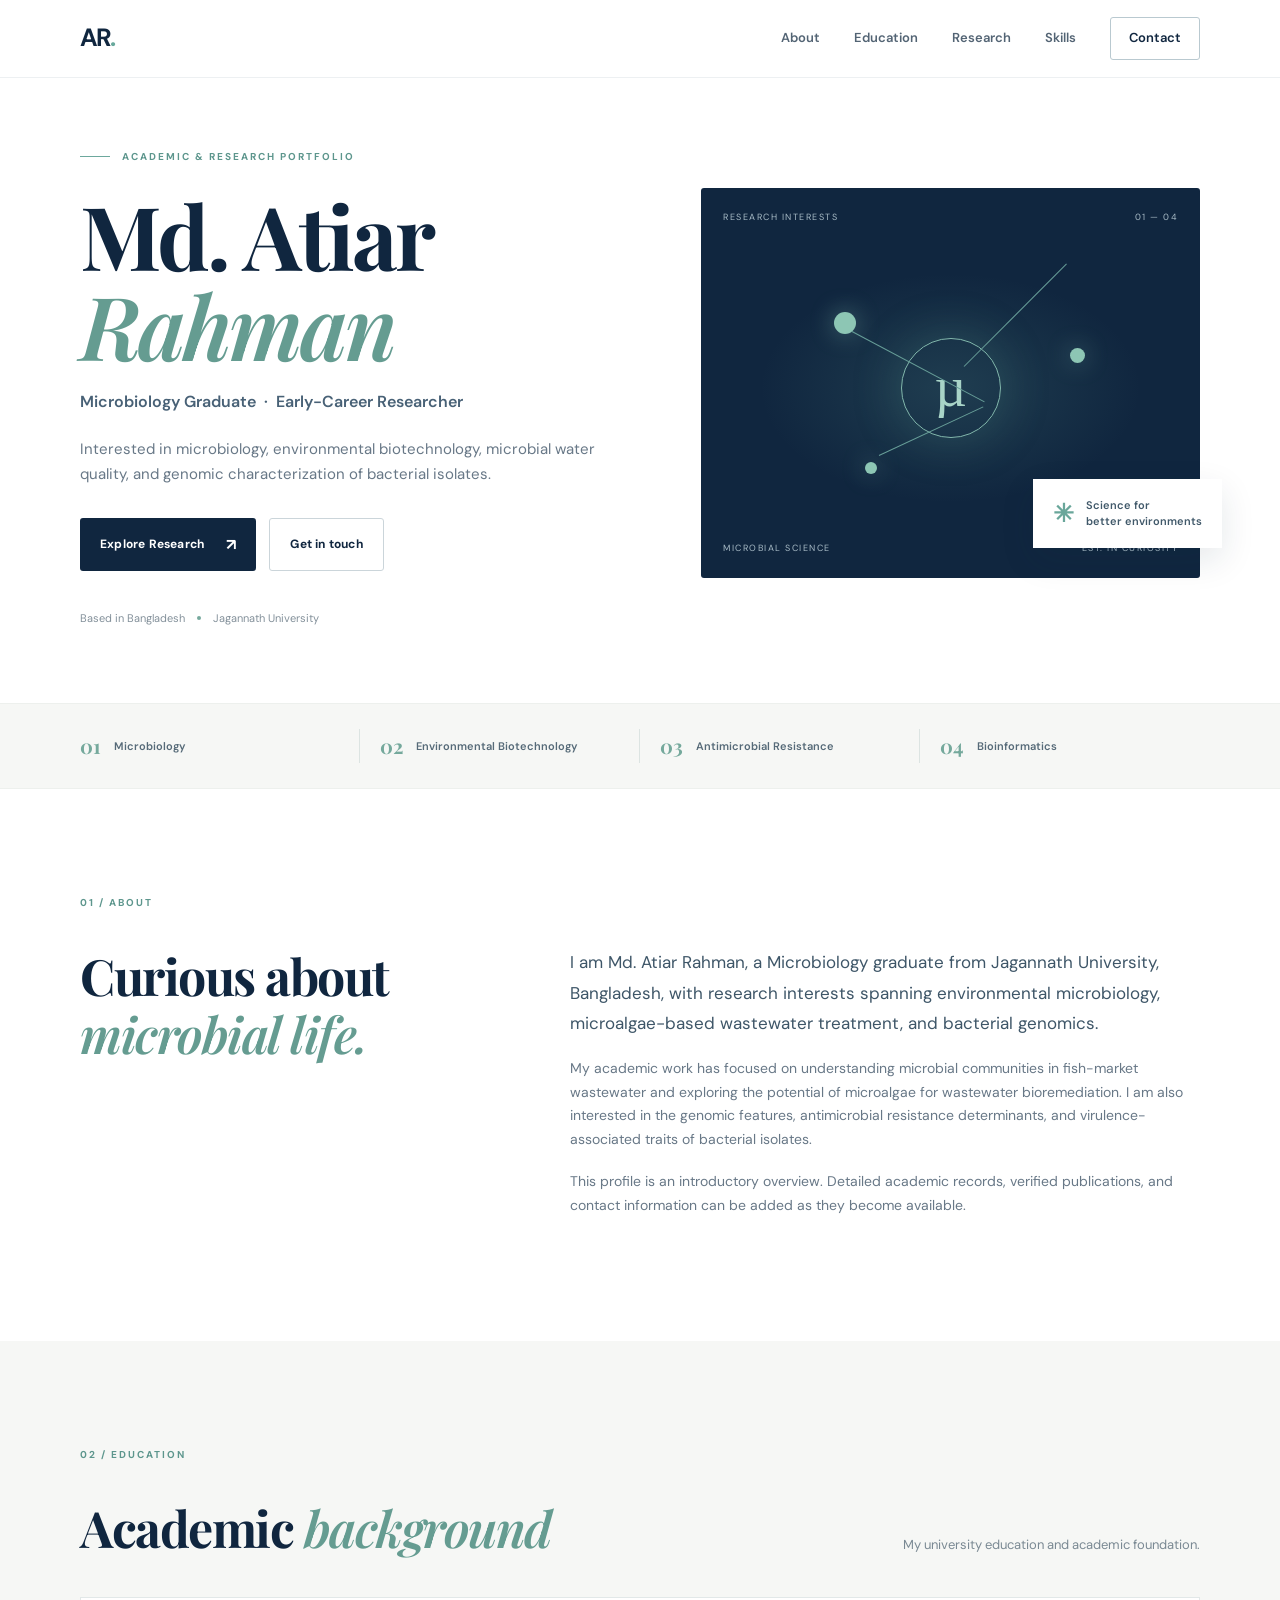
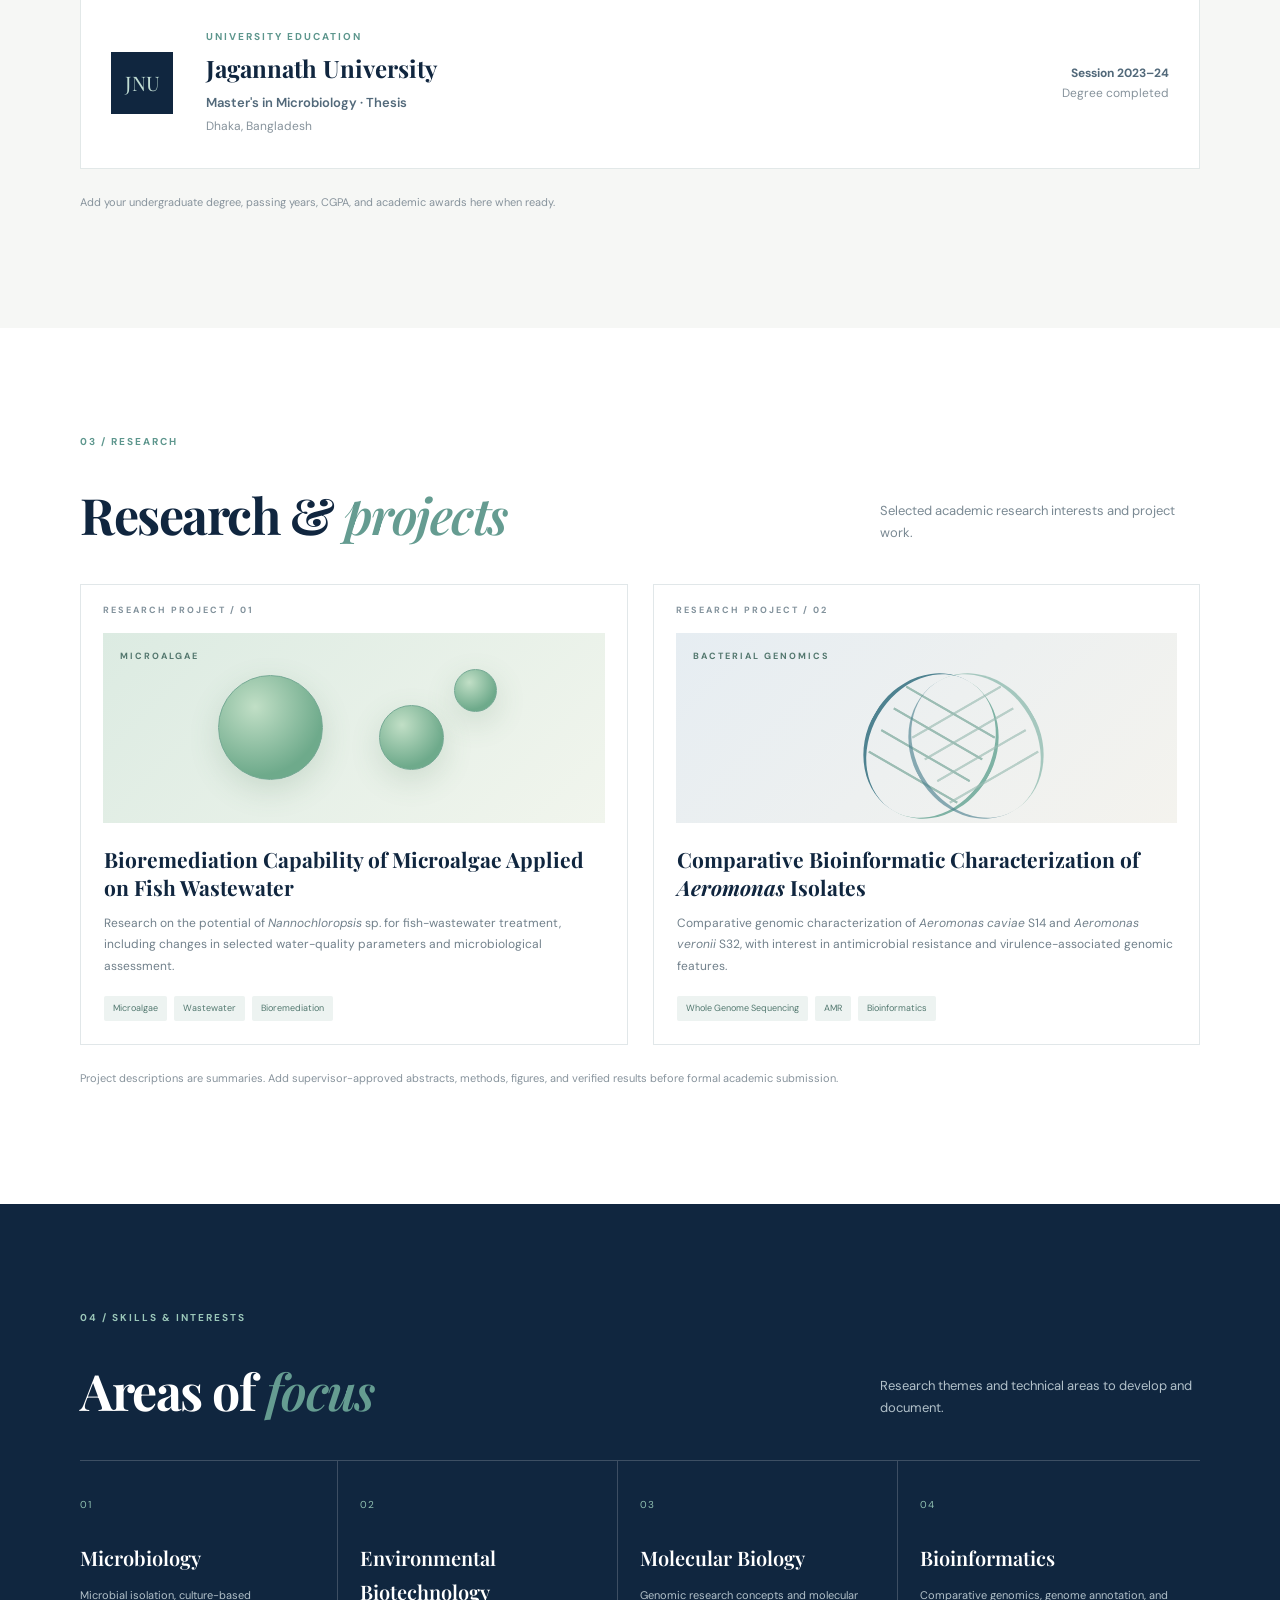
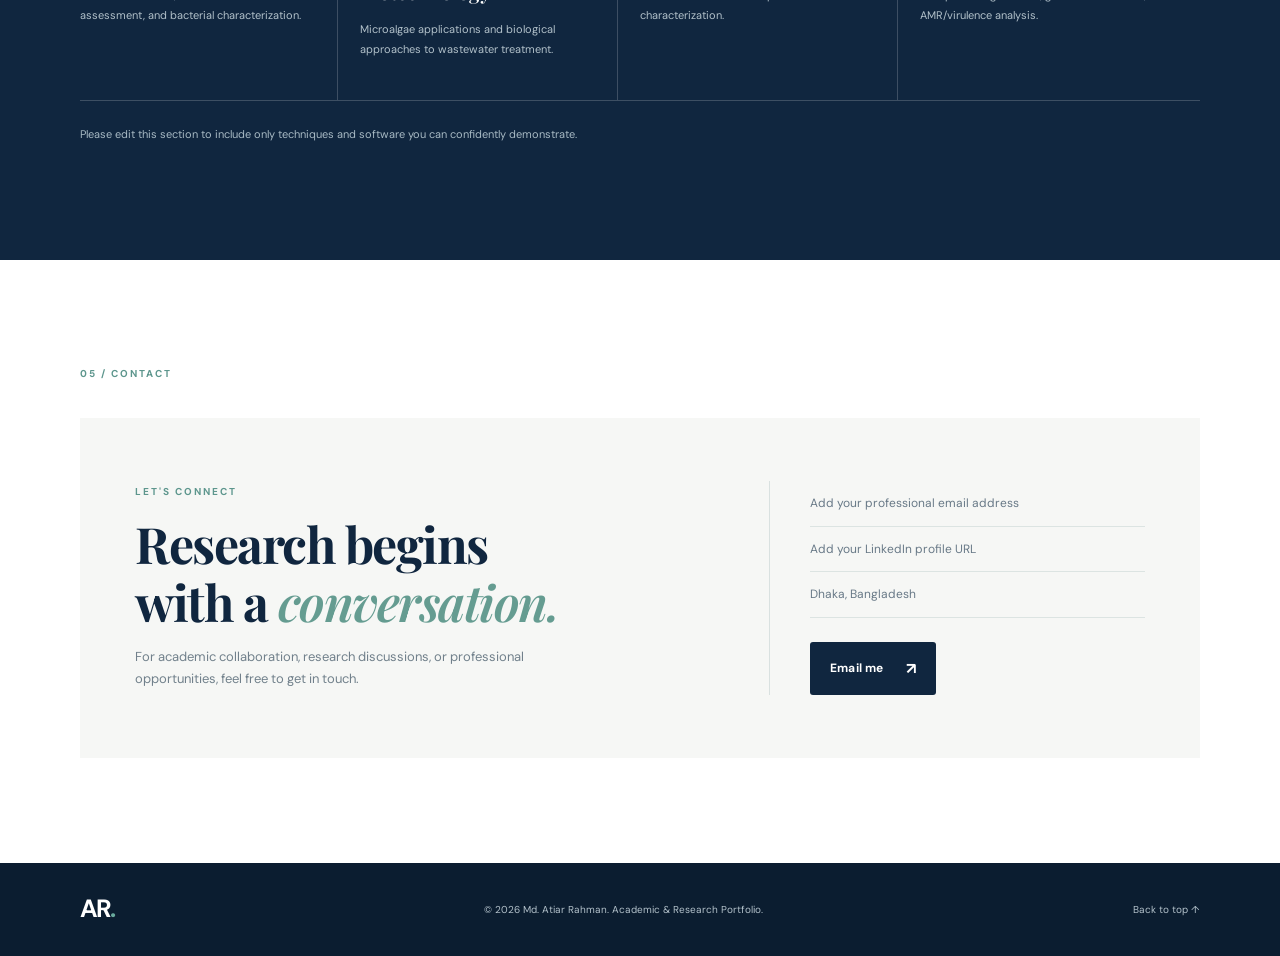
<file: index.html>
<!DOCTYPE html>
<html lang="en">
<head>
  <meta charset="UTF-8" />
  <meta name="viewport" content="width=device-width, initial-scale=1.0" />
  <meta name="description" content="Academic and research portfolio of Md. Atiar Rahman, Microbiology graduate and researcher." />
  <title>Md. Atiar Rahman | Academic & Research Portfolio</title>
  <link rel="preconnect" href="https://fonts.googleapis.com">
  <link rel="preconnect" href="https://fonts.gstatic.com" crossorigin>
  <link href="https://fonts.googleapis.com/css2?family=DM+Sans:wght@400;500;600;700&family=Playfair+Display:wght@600;700&display=swap" rel="stylesheet">
  <link rel="stylesheet" href="styles.css" />
</head>
<body>
  <header class="site-header">
    <nav class="nav container">
      <a class="brand" href="#home">AR<span>.</span></a>
      <button class="menu-toggle" aria-label="Toggle navigation" aria-expanded="false">☰</button>
      <div class="nav-links">
        <a href="#about">About</a><a href="#education">Education</a><a href="#research">Research</a>
        <a href="#skills">Skills</a><a href="#contact" class="nav-cta">Contact</a>
      </div>
    </nav>
  </header>

  <main>
    <section class="hero container" id="home">
      <div class="hero-copy">
        <p class="eyebrow"><span class="eyebrow-line"></span> ACADEMIC & RESEARCH PORTFOLIO</p>
        <h1>Md. Atiar<br><em>Rahman</em></h1>
        <p class="hero-role">Microbiology Graduate&nbsp; · &nbsp;Early-Career Researcher</p>
        <p class="hero-text">Interested in microbiology, environmental biotechnology, microbial water quality, and genomic characterization of bacterial isolates.</p>
        <div class="hero-actions">
          <a class="button button-primary" href="#research">Explore Research <span>↗</span></a>
          <a class="button button-secondary" href="#contact">Get in touch</a>
        </div>
        <div class="hero-meta"><span>Based in Bangladesh</span><span class="dot"></span><span>Jagannath University</span></div>
      </div>
      <div class="hero-visual">
        <div class="visual-frame">
          <div class="visual-top"><span>RESEARCH INTERESTS</span><span>01 — 04</span></div>
          <div class="molecule-art" aria-hidden="true">
            <div class="orb orb-one"></div><div class="orb orb-two"></div><div class="orb orb-three"></div>
            <div class="bond bond-one"></div><div class="bond bond-two"></div><div class="bond bond-three"></div>
            <div class="center-orb">µ</div>
          </div>
          <div class="visual-bottom"><span>MICROBIAL SCIENCE</span><span>EST. IN CURIOSITY</span></div>
        </div>
        <div class="floating-note"><span class="note-icon">✳</span><span>Science for<br>better environments</span></div>
      </div>
    </section>

    <section class="quick-facts">
      <div class="container facts-grid">
        <div><strong>01</strong><span>Microbiology</span></div>
        <div><strong>02</strong><span>Environmental Biotechnology</span></div>
        <div><strong>03</strong><span>Antimicrobial Resistance</span></div>
        <div><strong>04</strong><span>Bioinformatics</span></div>
      </div>
    </section>

    <section class="section container" id="about">
      <div class="section-label">01 / ABOUT</div>
      <div class="section-content about-grid">
        <h2>Curious about<br><em>microbial life.</em></h2>
        <div>
          <p class="lead">I am Md. Atiar Rahman, a Microbiology graduate from Jagannath University, Bangladesh, with research interests spanning environmental microbiology, microalgae-based wastewater treatment, and bacterial genomics.</p>
          <p>My academic work has focused on understanding microbial communities in fish-market wastewater and exploring the potential of microalgae for wastewater bioremediation. I am also interested in the genomic features, antimicrobial resistance determinants, and virulence-associated traits of bacterial isolates.</p>
          <p class="small-note">This profile is an introductory overview. Detailed academic records, verified publications, and contact information can be added as they become available.</p>
        </div>
      </div>
    </section>

    <section class="section section-tint" id="education">
      <div class="container">
        <div class="section-label">02 / EDUCATION</div>
        <div class="section-heading"><h2>Academic <em>background</em></h2><p>My university education and academic foundation.</p></div>
        <article class="education-card">
          <div class="edu-mark">JNU</div>
          <div class="edu-main"><p class="card-kicker">UNIVERSITY EDUCATION</p><h3>Jagannath University</h3><p class="degree">Master's in Microbiology · Thesis</p><p class="muted">Dhaka, Bangladesh</p></div>
          <div class="edu-period">Session 2023–24<br><span>Degree completed</span></div>
        </article>
        <p class="small-note">Add your undergraduate degree, passing years, CGPA, and academic awards here when ready.</p>
      </div>
    </section>

    <section class="section container" id="research">
      <div class="section-label">03 / RESEARCH</div>
      <div class="section-heading"><h2>Research & <em>projects</em></h2><p>Selected academic research interests and project work.</p></div>
      <div class="project-grid">
        <article class="project-card">
          <div class="project-number">RESEARCH PROJECT / 01</div>
          <div class="project-art algae-art"><span class="art-label">MICROALGAE</span><span class="algae-circle a1"></span><span class="algae-circle a2"></span><span class="algae-circle a3"></span></div>
          <div class="project-body">
            <h3>Bioremediation Capability of Microalgae Applied on Fish Wastewater</h3>
            <p>Research on the potential of <em>Nannochloropsis</em> sp. for fish-wastewater treatment, including changes in selected water-quality parameters and microbiological assessment.</p>
            <div class="tag-row"><span>Microalgae</span><span>Wastewater</span><span>Bioremediation</span></div>
          </div>
        </article>
        <article class="project-card">
          <div class="project-number">RESEARCH PROJECT / 02</div>
          <div class="project-art genome-art"><span class="art-label">BACTERIAL GENOMICS</span><div class="helix"></div><div class="helix helix-two"></div></div>
          <div class="project-body">
            <h3>Comparative Bioinformatic Characterization of <em>Aeromonas</em> Isolates</h3>
            <p>Comparative genomic characterization of <em>Aeromonas caviae</em> S14 and <em>Aeromonas veronii</em> S32, with interest in antimicrobial resistance and virulence-associated genomic features.</p>
            <div class="tag-row"><span>Whole Genome Sequencing</span><span>AMR</span><span>Bioinformatics</span></div>
          </div>
        </article>
      </div>
      <p class="small-note">Project descriptions are summaries. Add supervisor-approved abstracts, methods, figures, and verified results before formal academic submission.</p>
    </section>

    <section class="section section-dark" id="skills">
      <div class="container">
        <div class="section-label light-label">04 / SKILLS & INTERESTS</div>
        <div class="section-heading"><h2>Areas of <em>focus</em></h2><p>Research themes and technical areas to develop and document.</p></div>
        <div class="skills-grid">
          <div class="skill-item"><span>01</span><h3>Microbiology</h3><p>Microbial isolation, culture-based assessment, and bacterial characterization.</p></div>
          <div class="skill-item"><span>02</span><h3>Environmental Biotechnology</h3><p>Microalgae applications and biological approaches to wastewater treatment.</p></div>
          <div class="skill-item"><span>03</span><h3>Molecular Biology</h3><p>Genomic research concepts and molecular characterization.</p></div>
          <div class="skill-item"><span>04</span><h3>Bioinformatics</h3><p>Comparative genomics, genome annotation, and AMR/virulence analysis.</p></div>
        </div>
        <p class="small-note dark-note">Please edit this section to include only techniques and software you can confidently demonstrate.</p>
      </div>
    </section>

    <section class="section container" id="contact">
      <div class="section-label">05 / CONTACT</div>
      <div class="contact-panel">
        <div><p class="eyebrow">LET'S CONNECT</p><h2>Research begins<br>with a <em>conversation.</em></h2><p class="contact-copy">For academic collaboration, research discussions, or professional opportunities, feel free to get in touch.</p></div>
        <div class="contact-details">
          <p class="contact-placeholder">Add your professional email address</p>
          <p class="contact-placeholder">Add your LinkedIn profile URL</p>
          <p class="contact-placeholder">Dhaka, Bangladesh</p>
          <a class="button button-primary" href="mailto:your.email@example.com">Email me <span>↗</span></a>
        </div>
      </div>
    </section>
  </main>

  <footer class="footer"><div class="container footer-inner"><a class="brand" href="#home">AR<span>.</span></a><p>© <span id="year"></span> Md. Atiar Rahman. Academic & Research Portfolio.</p><a href="#home">Back to top ↑</a></div></footer>
  <script src="script.js"></script>
</body>
</html>
</file>
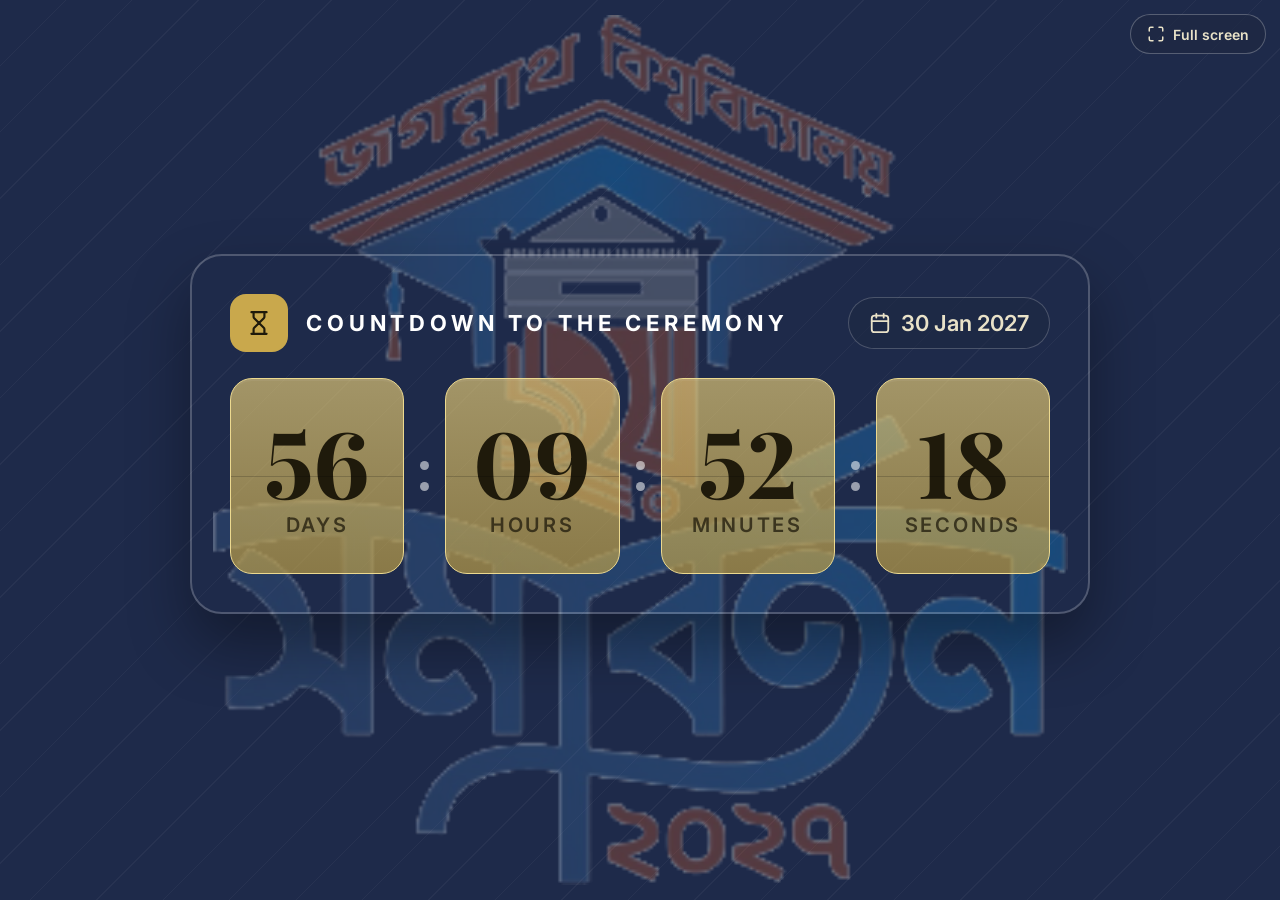
<file: countdown.html>
<!DOCTYPE html>
<html lang="en">
<head>
<meta charset="utf-8">
<meta name="viewport" content="width=device-width, initial-scale=1, viewport-fit=cover">
<title>Countdown to the Ceremony</title>
<link rel="preconnect" href="https://fonts.googleapis.com">
<link rel="preconnect" href="https://fonts.gstatic.com" crossorigin>
<link href="https://fonts.googleapis.com/css2?family=Playfair+Display:wght@700;800&family=Inter:wght@500;600;700&display=swap" rel="stylesheet">
<style>
:root{
  --bg:#1e2a4a; --panel-a:#44506c; --panel-b:#2f3b5c;
  --tile:rgba(28,36,58,.3); --tile-line:#3d475f; --gold:#c9a84c; --gold-d:#a88a35;
  --ink:#fff; --muted:#e9e2c8; --dark:#1f1a0b;
  color-scheme: dark;
  box-sizing:border-box;
  padding-top:env(safe-area-inset-top,0px);
  padding-bottom:env(safe-area-inset-bottom,0px);
}
html{height:100%;scroll-padding-top:env(safe-area-inset-top,0px)}
*,*::before,*::after{box-sizing:inherit}
body{
  margin:0;min-height:100%;display:grid;place-items:center;padding:24px;
  background:var(--bg);
  background-image:repeating-linear-gradient(135deg,transparent 0 46px,rgba(255,255,255,.04) 46px 47px);
  font-family:Inter,system-ui,sans-serif;color:var(--ink);
}
.card{
  width:min(900px,100%);padding:clamp(16px,4vw,38px);border-radius:32px;position:relative;
  background:transparent;
  border:2px solid rgba(255,255,255,.22);
  box-shadow:0 30px 60px rgba(0,0,0,.35);
}
.card::before{display:none;content:"";position:absolute;top:0;left:12%;right:12%;height:3px;
  background:linear-gradient(90deg,transparent,var(--gold),transparent)}
.head{display:flex;align-items:center;gap:18px;flex-wrap:wrap;margin-bottom:26px}
.icon{width:58px;height:58px;border-radius:16px;background:var(--gold);display:grid;place-items:center;color:var(--dark)}
.title{margin:0;flex:1;min-width:200px;font-size:clamp(14px,2.4vw,22px);font-weight:700;letter-spacing:.22em;text-transform:uppercase}
.date{display:flex;align-items:center;gap:10px;padding:12px 20px;border-radius:999px;
  background:rgba(30,40,66,.55);border:1.5px solid rgba(255,255,255,.2);color:var(--muted);font-weight:600;font-size:clamp(14px,2vw,22px)}
.row{display:flex;align-items:center;gap:clamp(6px,1.6vw,16px)}
.unit{flex:1;aspect-ratio:1/1.12;border-radius:22px;position:relative;overflow:hidden;
  display:flex;flex-direction:column;align-items:center;justify-content:center;gap:6px;
  background:var(--tile);border:1.5px solid var(--tile-line);box-shadow:inset 0 2px 0 rgba(255,255,255,.05)}
.unit::after{content:"";position:absolute;left:0;right:0;top:50%;height:1px;background:rgba(0,0,0,.35)}
.unit.gold{background:linear-gradient(180deg,rgba(226,200,118,.68),rgba(190,160,72,.68));border-color:#ecd98f;color:var(--dark)}
.unit.gold::after{background:rgba(0,0,0,.18)}
.num{font-family:"Playfair Display",Georgia,serif;font-weight:800;line-height:1;
  font-size:clamp(40px,10.5vw,92px);font-variant-numeric:lining-nums tabular-nums;text-shadow:0 4px 10px rgba(0,0,0,.35)}
.gold .num{text-shadow:none}
.secs .num{color:inherit}
.lbl{font-size:clamp(10px,2.1vw,20px);font-weight:600;letter-spacing:.14em;text-transform:uppercase;opacity:.92}
.gold .lbl{opacity:.75}
.num.tick{animation:tick .35s ease-out}
@keyframes tick{from{transform:translateY(-12%);opacity:.3}to{transform:none;opacity:1}}
.dots{display:flex;flex-direction:column;gap:12px}
.dots i{width:9px;height:9px;border-radius:50%;background:rgba(255,255,255,.55)}
.done{display:none;text-align:center;font-size:clamp(20px,4vw,32px);font-family:"Playfair Display",serif;padding:24px 0}
@media (max-width:520px){.dots{display:none}.row{gap:8px}.head{gap:12px}.icon{width:46px;height:46px}}
.fsbtn{position:fixed;top:calc(env(safe-area-inset-top,0px) + 14px);right:14px;z-index:5;display:flex;align-items:center;gap:8px;padding:10px 16px;border-radius:999px;cursor:pointer;font:600 14px Inter,system-ui,sans-serif;color:var(--muted);background:rgba(30,40,66,.7);border:1.5px solid rgba(255,255,255,.25)}
.fsbtn:hover{background:rgba(30,40,66,.95)}
.fsbtn:focus-visible{outline:2px solid var(--gold);outline-offset:2px}
body.fs{padding:0;height:100vh;overflow:hidden}
body.fs .card{width:min(100vw,177.78vh);height:min(100vh,56.25vw);min-height:0;border-radius:0;border:0;box-shadow:none;display:flex;flex-direction:column;justify-content:center;padding:3vw}
body.fs .num{font-size:min(12vw,21vh)}
body.fs .lbl{font-size:min(2.2vw,3.9vh)}
body.fs .title{font-size:min(2.3vw,4vh)}
body.fs .date{font-size:min(2.2vw,3.9vh)}
@media (prefers-reduced-motion:reduce){.num.tick{animation:none}}
.wm{position:fixed;inset:0;z-index:0;pointer-events:none;background:url([data-uri]) center/min(95vmin,900px) no-repeat;opacity:.3;filter:brightness(1.25)}
body.fs .wm{background-size:auto 92%;opacity:.34}
.card,.fsbtn{position:relative;z-index:1}
.fsbtn{position:fixed;z-index:5}
body{padding-bottom:56px}
.credit{position:fixed;right:calc(18px - .5in);bottom:calc(env(safe-area-inset-bottom,0px) + 14px);z-index:1;pointer-events:none;width:clamp(120px,16vw,190px);overflow:hidden;white-space:nowrap}
.credit span{display:inline-block;padding-left:100%;animation:slideR 9s linear infinite;font:600 clamp(10px,1.3vw,13px) "Playfair Display",Georgia,serif;letter-spacing:.05em;color:var(--muted);opacity:.85}
@keyframes slideR{from{transform:translateX(-100%)}to{transform:translateX(0)}}
@keyframes slide{to{transform:translateX(-100%)}}
@keyframes shine{to{background-position:-200% 0}}
@media (prefers-reduced-motion:reduce){.credit{text-align:center}.credit span{padding-left:0;animation:none}}
</style>
</head>
<body>
<button class="fsbtn" id="fsBtn" type="button" aria-label="Toggle full screen">
  <svg width="18" height="18" viewBox="0 0 24 24" fill="none" stroke="currentColor" stroke-width="2" stroke-linecap="round" stroke-linejoin="round" aria-hidden="true"><path d="M8 3H5a2 2 0 0 0-2 2v3M21 8V5a2 2 0 0 0-2-2h-3M3 16v3a2 2 0 0 0 2 2h3M16 21h3a2 2 0 0 0 2-2v-3"/></svg>
  <span id="fsTxt">Full screen</span>
</button>
<div class="wm" aria-hidden="true"></div>
<section class="card" aria-label="Countdown to the ceremony">
  <div class="head">
    <div class="icon" aria-hidden="true">
      <svg width="26" height="26" viewBox="0 0 24 24" fill="none" stroke="currentColor" stroke-width="2" stroke-linecap="round" stroke-linejoin="round"><path d="M5 22h14M5 2h14"/><path d="M17 22v-4.17a2 2 0 0 0-.59-1.42L12 12l-4.41 4.41A2 2 0 0 0 7 17.83V22"/><path d="M7 2v4.17a2 2 0 0 0 .59 1.42L12 12l4.41-4.41A2 2 0 0 0 17 6.17V2"/></svg>
    </div>
    <h1 class="title">Countdown to the Ceremony</h1>
    <div class="date">
      <svg width="22" height="22" viewBox="0 0 24 24" fill="none" stroke="currentColor" stroke-width="2" stroke-linecap="round" stroke-linejoin="round" aria-hidden="true"><rect x="3" y="4" width="18" height="18" rx="3"/><path d="M16 2v4M8 2v4M3 10h18"/></svg>
      <span id="dateLabel"></span>
    </div>
  </div>
  <div class="row" id="row">
    <div class="unit gold"><div class="num" id="d">00</div><div class="lbl">Days</div></div>
    <div class="dots" aria-hidden="true"><i></i><i></i></div>
    <div class="unit gold"><div class="num" id="h">00</div><div class="lbl">Hours</div></div>
    <div class="dots" aria-hidden="true"><i></i><i></i></div>
    <div class="unit gold"><div class="num" id="m">00</div><div class="lbl">Minutes</div></div>
    <div class="dots" aria-hidden="true"><i></i><i></i></div>
    <div class="unit gold secs"><div class="num" id="s">00</div><div class="lbl">Seconds</div></div>
  </div>
  <div class="done" id="done">The ceremony has begun.</div>
</section>
<div class="credit" aria-label="Developed by Rasel"><span>Developed by Rasel</span></div>
<script>
// Change this date/time to set the ceremony (local time of the viewer).
var TARGET = new Date('2027-01-30T09:00:00+06:00'); // 30 Jan 2027, 9:00 AM Bangladesh time
document.getElementById('dateLabel').textContent =
  TARGET.toLocaleDateString('en-GB', {day:'numeric', month:'short', year:'numeric', timeZone:'Asia/Dhaka'});

var els = {d:document.getElementById('d'), h:document.getElementById('h'),
           m:document.getElementById('m'), s:document.getElementById('s')};
function pad(n){ return String(n).padStart(2,'0'); }
function set(key, val){
  var el = els[key];
  if (el.textContent !== val){
    el.textContent = val;
    el.classList.remove('tick'); void el.offsetWidth; el.classList.add('tick');
  }
}
function update(){
  var diff = Math.max(0, TARGET - now());
  var t = Math.floor(diff / 1000);
  set('d', pad(Math.floor(t / 86400)));
  set('h', pad(Math.floor(t % 86400 / 3600)));
  set('m', pad(Math.floor(t % 3600 / 60)));
  set('s', pad(t % 60));
  if (diff === 0){
    document.getElementById('row').style.display = 'none';
    document.getElementById('done').style.display = 'block';
    clearInterval(timer);
  }
}
var fsBtn = document.getElementById('fsBtn'), fsTxt = document.getElementById('fsTxt');
function setFs(on){
  document.body.classList.toggle('fs', on);
  fsTxt.textContent = on ? 'Exit' : 'Full screen';
}
function toggleFs(){
  var el = document.documentElement;
  if (!document.body.classList.contains('fs')){
    setFs(true);
    try { if (el.requestFullscreen) el.requestFullscreen().catch(function(){}); } catch(e){}
  } else {
    setFs(false);
    try { if (document.fullscreenElement) document.exitFullscreen().catch(function(){}); } catch(e){}
  }
}
fsBtn.addEventListener('click', toggleFs);
document.addEventListener('fullscreenchange', function(){
  if (!document.fullscreenElement) setFs(false);
});
document.addEventListener('keydown', function(e){
  if (e.key === 'f' || e.key === 'F') toggleFs();
  if (e.key === 'Escape' && document.body.classList.contains('fs')) setFs(false);
});
// Real time: correct the device clock using the server's clock, so a wrong device time doesn't matter.
var offset = 0;
function now(){ return Date.now() + offset; }
function syncTime(){
  try {
    var t0 = Date.now();
    fetch(location.href.split('#')[0], {method:'HEAD', cache:'no-store'}).then(function(r){
      var h = r.headers.get('Date');
      if (!h) return;
      var t1 = Date.now();
      offset = (new Date(h).getTime() + 500) - (t0 + t1) / 2;
      update();
    }).catch(function(){});
  } catch(e){}
}
syncTime();
setInterval(syncTime, 300000);
var timer = setInterval(update, 250);
update();
</script>
</body>
</html>
</file>
<file: styles.css>
:root{--navy:#10263f;--blue:#1d4668;--teal:#83b9ad;--cream:#f6f7f5;--ink:#172a3b;--muted:#687887;--line:#dce3e7}
*{box-sizing:border-box}html{scroll-behavior:smooth;scroll-padding-top:85px}body{margin:0;background:#fff;color:var(--ink);font-family:"DM Sans",sans-serif;line-height:1.7}a{color:inherit;text-decoration:none}.container{width:min(1120px,calc(100% - 48px));margin:auto}.site-header{height:78px;border-bottom:1px solid #edf0f2;background:#fff;position:sticky;top:0;z-index:10}.nav{height:100%;display:flex;align-items:center;justify-content:space-between}.brand{font-size:25px;font-weight:700;letter-spacing:-2px;color:var(--navy)}.brand span{color:#68a99c}.nav-links{display:flex;align-items:center;gap:34px;font-size:13px;font-weight:600;color:#536474}.nav-links a:hover{color:#4d9689}.nav-cta{border:1px solid #b9c9d0;padding:9px 18px;border-radius:3px;color:var(--navy)}.menu-toggle{display:none;background:none;border:0;font-size:24px;color:var(--navy)}.hero{min-height:625px;display:grid;grid-template-columns:1.05fr .95fr;align-items:center;gap:70px;padding-top:60px;padding-bottom:75px}.eyebrow,.section-label,.card-kicker,.project-number{font-size:10px;letter-spacing:2px;font-weight:700;color:#5d968d}.eyebrow{display:flex;align-items:center;gap:12px}.eyebrow-line{width:30px;height:1px;background:#6da89d}.hero h1{font-family:"Playfair Display",serif;font-size:clamp(58px,7vw,88px);line-height:1.02;letter-spacing:-3px;margin:25px 0 18px;color:var(--navy)}h1 em,h2 em{font-weight:600;color:#659c91}.hero-role{font-weight:600;color:#486176;font-size:16px}.hero-text{max-width:520px;color:#687887;font-size:15px;margin:22px 0 30px}.hero-actions{display:flex;gap:13px;flex-wrap:wrap}.button{display:inline-flex;align-items:center;gap:22px;padding:13px 20px;font-size:12px;font-weight:700;letter-spacing:.2px;border-radius:3px;transition:.2s}.button-primary{background:var(--navy);color:white}.button-primary:hover{background:#234d6e;transform:translateY(-2px)}.button-secondary{border:1px solid #cbd5da;color:var(--navy)}.button span{font-size:16px}.hero-meta{display:flex;align-items:center;gap:12px;margin-top:38px;font-size:11px;color:#83909a}.dot{width:4px;height:4px;border-radius:50%;background:#76a99d}.hero-visual{position:relative}.visual-frame{height:390px;background:var(--navy);border-radius:3px;padding:22px;color:#d4e0e6;position:relative;overflow:hidden}.visual-top,.visual-bottom{display:flex;justify-content:space-between;font-size:9px;letter-spacing:1.5px;color:#a8bbc6}.visual-bottom{position:absolute;bottom:22px;left:22px;right:22px}.molecule-art{position:absolute;inset:65px 25px 55px;display:flex;align-items:center;justify-content:center;background:radial-gradient(ellipse at center,rgba(100,166,157,.18),transparent 60%)}.center-orb{width:100px;height:100px;border:1px solid #83b9ad;border-radius:50%;display:grid;place-items:center;color:#a8d4c7;font-family:Georgia,serif;font-size:56px;box-shadow:0 0 50px #5e9f9140}.orb{position:absolute;width:22px;height:22px;border-radius:50%;background:#8dc6b4;box-shadow:0 0 25px #8dc6b477}.orb-one{top:22%;left:24%}.orb-two{right:20%;top:35%;width:15px;height:15px}.orb-three{bottom:18%;left:31%;width:12px;height:12px}.bond{position:absolute;height:1px;background:#679e98;transform-origin:left}.bond-one{width:150px;top:29%;left:28%;transform:rotate(28deg)}.bond-two{width:145px;top:42%;left:53%;transform:rotate(-45deg)}.bond-three{width:115px;bottom:25%;left:34%;transform:rotate(-25deg)}.floating-note{position:absolute;right:-22px;bottom:30px;background:white;padding:16px 20px;box-shadow:0 12px 35px #142d401c;display:flex;gap:12px;align-items:center;font-size:11px;line-height:1.5;font-weight:600;color:#41596a}.note-icon{font-size:25px;color:#69a69a}.quick-facts{background:var(--cream);border-top:1px solid #edf0ed;border-bottom:1px solid #edf0ed}.facts-grid{display:grid;grid-template-columns:repeat(4,1fr);padding:25px 0}.facts-grid div{display:flex;align-items:center;gap:13px;border-right:1px solid #dce4e2;padding:0 20px}.facts-grid div:first-child{padding-left:0}.facts-grid div:last-child{border:0}.facts-grid strong{font-family:"Playfair Display",serif;font-size:20px;color:#75a99c}.facts-grid span{font-size:11px;font-weight:600;color:#566a78}.section{padding-top:105px;padding-bottom:105px}.section-label{margin-bottom:36px}.about-grid{display:grid;grid-template-columns:.8fr 1.2fr;gap:70px}.section h2{font-family:"Playfair Display",serif;font-size:clamp(36px,4vw,50px);line-height:1.16;letter-spacing:-1.5px;color:var(--navy);margin:0}.about-grid p{color:#687887;font-size:14px;margin:0 0 18px}.about-grid .lead{font-size:17px;line-height:1.8;color:#3e5668}.small-note{font-size:11px;color:#87939c;margin-top:24px}.section-tint{background:var(--cream)}.section-heading{display:flex;align-items:end;justify-content:space-between;gap:30px;margin-bottom:40px}.section-heading p{max-width:320px;font-size:13px;color:#7a8993;margin:0}.education-card{background:#fff;border:1px solid #e2e8e8;padding:30px;display:grid;grid-template-columns:70px 1fr auto;gap:25px;align-items:center}.edu-mark{width:62px;height:62px;background:var(--navy);color:#c1ddd3;display:grid;place-items:center;font-family:"Playfair Display",serif;font-size:20px}.card-kicker{margin:0 0 8px}.education-card h3,.project-card h3{margin:0;color:var(--navy);font-family:"Playfair Display",serif;font-size:24px;line-height:1.3}.degree{font-size:13px;font-weight:600;color:#52697a;margin:8px 0 0}.muted{font-size:12px;color:#87939c;margin:2px 0}.edu-period{text-align:right;font-size:12px;font-weight:700;color:#52697a}.edu-period span{font-weight:400;color:#87939c}.project-grid{display:grid;grid-template-columns:1fr 1fr;gap:25px}.project-card{border:1px solid #e1e7e9;background:#fff}.project-number{padding:18px 22px 0;color:#82929c;font-size:9px}.project-art{height:190px;margin:15px 22px 0;position:relative;overflow:hidden;background:#e9f1ed}.art-label{position:absolute;top:16px;left:17px;font-size:9px;letter-spacing:2px;color:#53776e;font-weight:700}.algae-art{background:linear-gradient(135deg,#dcebe2,#f1f5ed)}.algae-circle{position:absolute;border-radius:50%;border:1px solid #75a994;background:radial-gradient(circle at 35% 30%,#c1dfc6,#6eaa8b 70%);box-shadow:0 10px 30px #527f5a30}.a1{width:105px;height:105px;left:23%;top:42px}.a2{width:65px;height:65px;left:55%;top:72px}.a3{width:43px;height:43px;left:70%;top:36px}.genome-art{background:linear-gradient(135deg,#e6edf2,#f4f3ee)}.helix{position:absolute;width:130px;height:150px;left:38%;top:38px;border-left:4px solid #4e8290;border-right:4px solid #7eb2a4;border-radius:50%;transform:rotate(30deg)}.helix:before,.helix:after{content:"";position:absolute;left:10px;right:10px;height:2px;background:#9cbdb4;top:35px;box-shadow:0 25px #9cbdb4,0 50px #9cbdb4,0 75px #9cbdb4}.helix-two{left:47%;transform:rotate(-30deg);opacity:.65}.project-body{padding:23px}.project-card h3{font-size:21px}.project-body p{font-size:12px;color:#71808b;line-height:1.8}.tag-row{display:flex;gap:7px;flex-wrap:wrap;margin-top:18px}.tag-row span{font-size:9px;padding:5px 9px;background:#edf3f1;color:#52786f;border-radius:2px}.section-dark{background:var(--navy);color:#fff}.light-label{color:#9bc7b9}.section-dark h2{color:#fff}.section-dark .section-heading p{color:#b2c1ca}.skills-grid{display:grid;grid-template-columns:repeat(4,1fr);border-top:1px solid #ffffff30;border-bottom:1px solid #ffffff30}.skill-item{padding:28px 22px 30px 0;border-right:1px solid #ffffff30;margin-right:22px}.skill-item:last-child{border:0;margin:0}.skill-item span{font-size:10px;color:#91c1b2;letter-spacing:1px}.skill-item h3{font-family:"Playfair Display",serif;font-size:20px;font-weight:600;margin:25px 0 10px}.skill-item p{font-size:11px;line-height:1.8;color:#b2c1ca}.dark-note{color:#a8bac4}.contact-panel{display:grid;grid-template-columns:1.2fr .8fr;gap:70px;background:var(--cream);padding:55px}.contact-panel h2{margin:15px 0}.contact-copy{font-size:13px;color:#71808b;max-width:390px}.contact-details{align-self:center;border-left:1px solid #d9e1e0;padding-left:40px}.contact-placeholder{font-size:12px;color:#687987;padding-bottom:12px;border-bottom:1px solid #dce4e2}.contact-details .button{margin-top:12px}.footer{background:#0b1d30;color:#b4c2cb;padding:25px 0}.footer-inner{display:flex;align-items:center;justify-content:space-between}.footer .brand{color:#fff}.footer p,.footer a:last-child{font-size:10px;color:#b4c2cb}.footer a:last-child:hover{color:#fff}
@media(max-width:800px){.hero{gap:35px;min-height:auto;padding-top:75px}.hero h1{font-size:64px}.visual-frame{height:330px}.facts-grid{grid-template-columns:1fr 1fr;row-gap:18px}.facts-grid div:nth-child(2){border:0}.facts-grid div:nth-child(3){padding-left:0}.about-grid{gap:35px}.section-heading{display:block}.section-heading p{margin-top:15px}.skills-grid{grid-template-columns:1fr 1fr}.skill-item:nth-child(2){border-right:0}.skill-item:nth-child(3){border-top:1px solid #ffffff30}.skill-item:nth-child(4){border-top:1px solid #ffffff30}.contact-panel{gap:35px;padding:35px}}
@media(max-width:600px){.container{width:min(100% - 36px,1120px)}.site-header{height:68px}.menu-toggle{display:block}.nav-links{display:none;position:absolute;top:68px;left:0;right:0;background:#fff;padding:20px 24px 25px;flex-direction:column;align-items:flex-start;gap:17px;border-bottom:1px solid var(--line)}.nav-links.open{display:flex}.hero{grid-template-columns:1fr;padding-top:60px;gap:55px}.hero h1{font-size:66px}.hero-visual{max-width:440px;width:calc(100% - 15px)}.visual-frame{height:300px}.floating-note{right:-15px}.facts-grid div{padding:0 10px}.facts-grid span{font-size:10px}.section{padding-top:75px;padding-bottom:75px}.about-grid{grid-template-columns:1fr;gap:25px}.education-card{grid-template-columns:55px 1fr;gap:15px;padding:20px}.edu-mark{width:50px;height:50px;font-size:16px}.education-card h3{font-size:20px}.edu-period{grid-column:2;text-align:left}.project-grid{grid-template-columns:1fr}.project-art{height:170px}.skills-grid{grid-template-columns:1fr}.skill-item{border-right:0;border-bottom:1px solid #ffffff30;margin:0;padding:23px 0}.skill-item:nth-child(3){border-top:0}.skill-item h3{margin-top:12px}.contact-panel{grid-template-columns:1fr;padding:28px;gap:20px}.contact-details{border-left:0;border-top:1px solid #d9e1e0;padding:20px 0 0}.footer-inner{flex-wrap:wrap;gap:12px}.footer p{order:3;width:100%;margin:0}}
</file>
